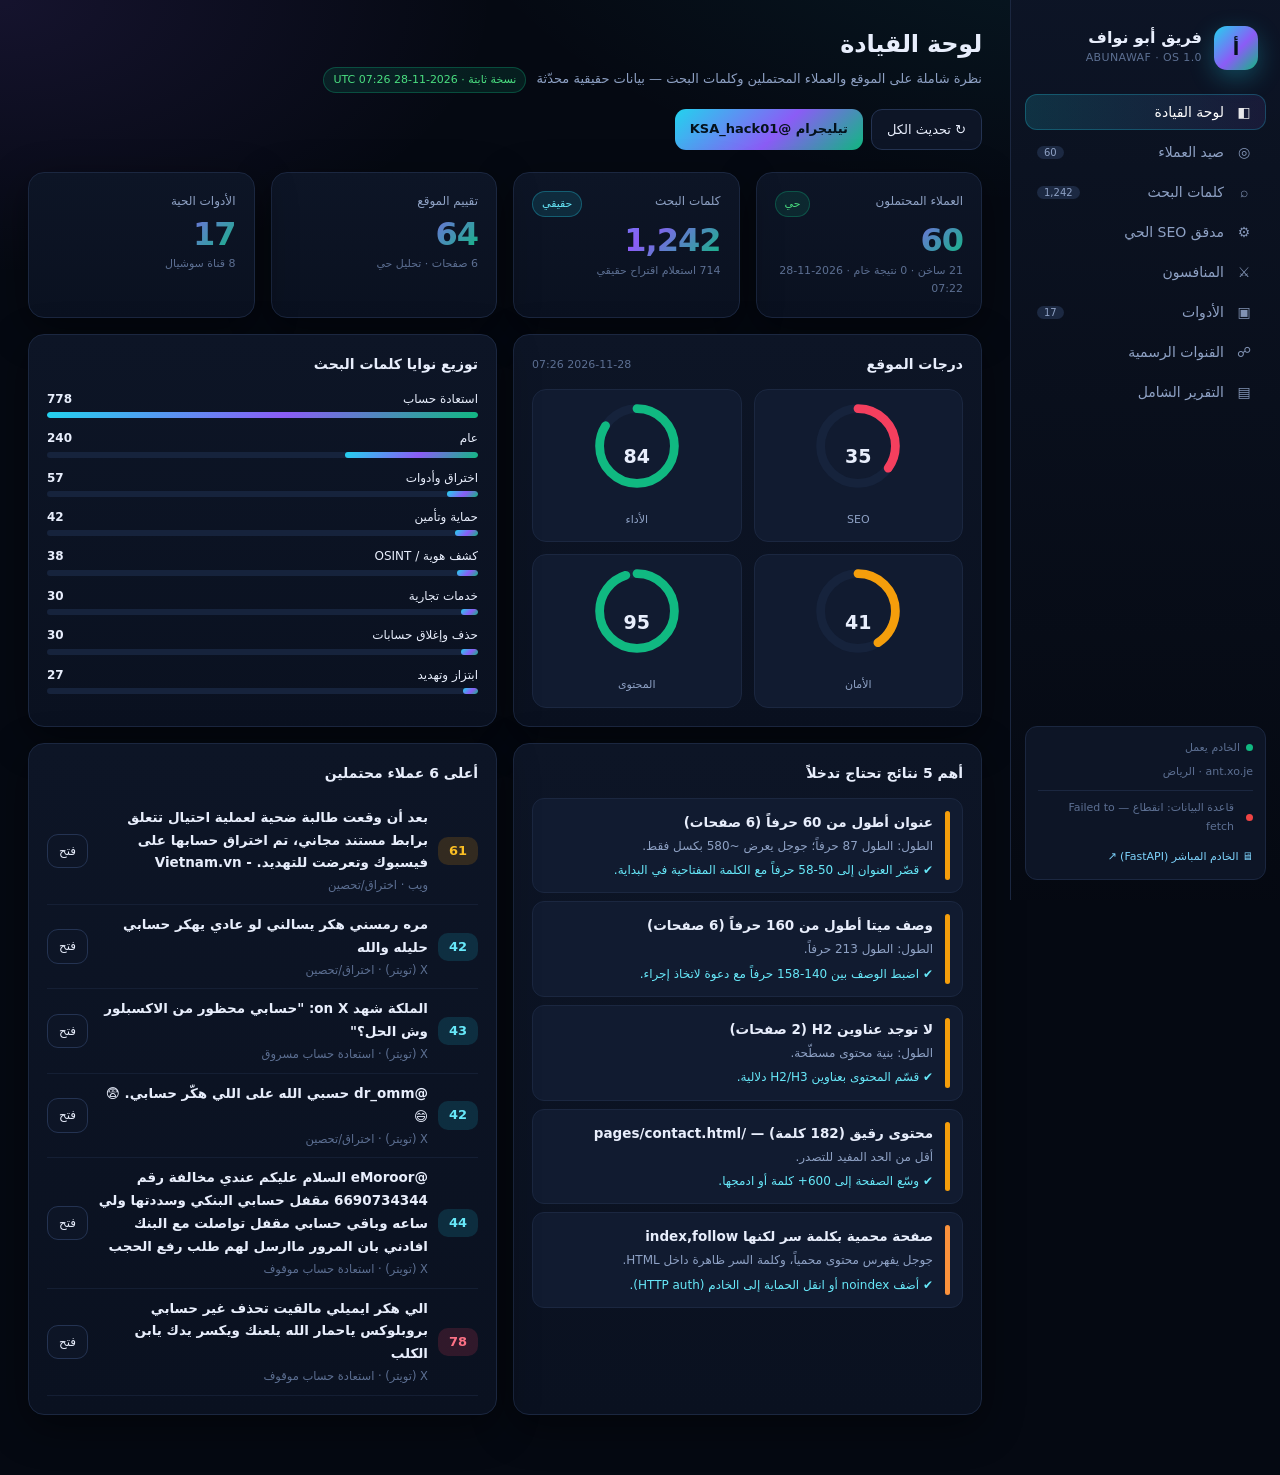
<file: index.html>
<!DOCTYPE html>
<html lang="ar" dir="rtl">
<head>
<meta charset="utf-8">
<meta name="viewport" content="width=device-width,initial-scale=1">
<title>منصة فريق أبو نواف — مركز العمليات الرقمي</title>
<meta name="description" content="منصة داخلية لفريق أبو نواف: صيد العملاء المحتملين، ذكاء كلمات البحث، مدقق SEO حي، وسجل الأدوات.">
<link rel="stylesheet" href="app.css">
<link rel="icon" href="data:image/svg+xml,<svg xmlns='http://www.w3.org/2000/svg' viewBox='0 0 100 100'><rect width='100' height='100' rx='22' fill='%2322d3ee'/><text y='68' x='50' font-size='54' text-anchor='middle' font-family='sans-serif' font-weight='900'>أ</text></svg>">
</head>
<body>
<div class="app">
  <aside>
    <div class="brand">
      <div class="mark">أ</div>
      <div><b>فريق أبو نواف</b><span>ABUNAWAF · OS 1.0</span></div>
    </div>
    <nav class="nav" id="nav">
      <button data-view="dash" class="active"><span class="ico">◧</span> لوحة القيادة</button>
      <button data-view="leads"><span class="ico">◎</span> صيد العملاء <span class="badge" id="navLeads">—</span></button>
      <button data-view="keywords"><span class="ico">⌕</span> كلمات البحث <span class="badge" id="navKw">—</span></button>
      <button data-view="seo"><span class="ico">⚙</span> مدقق SEO الحي</button>
      <button data-view="competitors"><span class="ico">⚔</span> المنافسون</button>
      <button data-view="tools"><span class="ico">▣</span> الأدوات <span class="badge" id="navTools">—</span></button>
      <button data-view="social"><span class="ico">☍</span> القنوات الرسمية</button>
      <button data-view="report"><span class="ico">▤</span> التقرير الشامل</button>
    </nav>
    <div class="aside-foot">
      <div><span class="dot"></span><span id="healthTxt">جارٍ الفحص…</span></div>
      <div style="margin-top:6px">ant.xo.je · الرياض</div>
      <div style="margin-top:8px;padding-top:8px;border-top:1px solid var(--line)">
        <div style="display:flex;align-items:center;gap:6px"><span class="dot" id="dbDot"></span><span id="dbTxt">قاعدة البيانات: جارٍ الاتصال…</span></div>
        <div id="dbMeta" style="margin-top:4px;opacity:.75;font-size:11px"></div>
        <a href="https://abunawaf-os.vercel.app/" target="_blank" rel="noopener"
           style="display:inline-block;margin-top:8px;font-size:11px;color:#7dd3fc;text-decoration:none">🖥 الخادم المباشر (FastAPI) ↗</a>
      </div>
    </div>
  </aside>

  <main>
    <header class="top">
      <div>
        <h1 id="viewTitle">لوحة القيادة</h1>
        <p id="viewSub">نظرة شاملة على الموقع والعملاء المحتملين وكلمات البحث — بيانات حقيقية محدّثة</p>
      </div>
      <div class="top-actions">
        <button class="btn" onclick="refreshAll()">↻ تحديث الكل</button>
        <a class="btn primary" href="https://t.me/KSA_hack01" target="_blank" rel="noopener">تيليجرام @KSA_hack01</a>
      </div>
    </header>

    <!-- ══════════ DASHBOARD ══════════ -->
    <section class="view active" id="v-dash">
      <div class="grid g4" style="margin-bottom:16px">
        <div class="card kpi"><div class="label">العملاء المحتملون <span class="chip ok">حي</span></div>
          <div class="val" id="kLeads">—</div><div class="foot" id="kLeadsFoot">—</div></div>
        <div class="card kpi"><div class="label">كلمات البحث <span class="chip cy">حقيقي</span></div>
          <div class="val" id="kKw">—</div><div class="foot" id="kKwFoot">—</div></div>
        <div class="card kpi"><div class="label">تقييم الموقع</div>
          <div class="val" id="kScore">—</div><div class="foot" id="kScoreFoot">—</div></div>
        <div class="card kpi"><div class="label">الأدوات الحية</div>
          <div class="val" id="kTools">—</div><div class="foot" id="kToolsFoot">—</div></div>
      </div>

      <div class="grid g2" style="margin-bottom:16px">
        <div class="card">
          <h3>درجات الموقع <span class="sub" id="auditAt">—</span></h3>
          <div class="gauges" id="gauges"><div class="empty">جارٍ زحف ant.xo.je…</div></div>
        </div>
        <div class="card">
          <h3>توزيع نوايا كلمات البحث</h3>
          <div id="intentBars"><div class="empty">جارٍ التحميل…</div></div>
        </div>
      </div>

      <div class="grid g2">
        <div class="card">
          <h3>أهم 5 نتائج تحتاج تدخلاً</h3>
          <div id="topIssues"><div class="empty">جارٍ التحليل…</div></div>
        </div>
        <div class="card">
          <h3>أعلى 6 عملاء محتملين</h3>
          <div id="topLeads"><div class="empty">جارٍ التحميل…</div></div>
        </div>
      </div>
    </section>

    <!-- ══════════ LEADS ══════════ -->
    <section class="view" id="v-leads">
      <div class="card" style="margin-bottom:16px">
        <h3>محرك الصيد <span class="sub">يقرأ نتائج بحث حقيقية ويرشّح من يطلب الخدمة فعلياً</span></h3>
        <div class="filters">
          <input type="search" id="leadQ" placeholder="ابحث في العناوين والروابط…" style="flex:1;min-width:200px">
          <select id="leadTier"><option value="">كل الأولويات</option><option>ساخن</option><option>دافئ</option><option>مراقبة</option></select>
          <select id="leadPlatform"><option value="">كل المنصات</option></select>
          <select id="leadService"><option value="">كل الخدمات</option></select>
          <select id="leadWindow" title="النافذة الزمنية">
            <option value="">كل الأوقات</option>
            <option value="24">آخر 24 ساعة</option>
            <option value="48">آخر 48 ساعة</option>
            <option value="72">آخر 72 ساعة</option>
            <option value="168" selected>آخر 7 أيام (الأعلى إنتاجاً)</option>
            <option value="720">آخر 30 يوماً</option>
          </select>
          <select id="leadFocus" title="التركيز على منصة">
            <option value="">كل المنصات</option>
            <option value="x">𝕏 X فقط</option>
          </select>
          <select id="leadStatusF"><option value="">كل الحالات</option><option>جديد</option><option>تم التواصل</option><option>قيد المتابعة</option><option>تمت الخدمة</option><option>مرفوض</option></select>
          <label style="font-size:12px;color:var(--muted);display:flex;align-items:center;gap:6px"
                 title="منشورات بلا تاريخ معروف (حسابات X، بعض المنتديات)">
            <input type="checkbox" id="leadUndated"> بلا تاريخ
          </label>
          <label style="font-size:12px;color:var(--muted);display:flex;align-items:center;gap:6px">
            <input type="checkbox" id="leadRaw"> النتائج الخام
          </label>
          <button class="btn primary" onclick="runHarvest()" id="harvestBtn">⚡ صيد جديد</button>
        </div>
        <div class="filters" style="margin:0 0 4px;padding-top:10px;border-top:1px solid var(--line)">
          <input type="url" id="readUrl" placeholder="افحص أي رابط عميل: https://x.com/… أو رابط منشور/موضوع" style="flex:1;min-width:260px">
          <button class="btn" onclick="readUrl()">⌕ اقرأ وقيّم</button>
        </div>
        <div id="readOut" style="display:none;margin-top:10px;padding:12px;border-radius:12px;background:var(--panel2);border:1px solid var(--line)"></div>
        <div class="filters" style="margin:0">
          <a class="btn sm" href="/api/leads/export.csv">⤓ تصدير CSV</a>
          <button class="btn sm" onclick="openLeadModal()">+ إضافة عميل يدوياً</button>
          <span class="chip" id="leadCount">—</span>
          <span class="chip ok" id="leadMeta">—</span>
          <span class="chip cy" id="leadWindowChip">—</span>
          <span class="chip" id="leadXCount">—</span>
          <span class="hint" id="harvestStatus"></span>
        </div>
      </div>
      <div class="tbl-wrap">
        <table>
          <thead><tr>
            <th>الأولوية</th><th>الدرجة</th><th>العميل / المنشور</th><th>المنصة</th>
            <th>الخدمة</th><th>العمر</th><th>الإشارات</th><th>الحالة</th><th>الرابط المباشر</th>
          </tr></thead>
          <tbody id="leadRows"><tr><td colspan="9"><div class="empty">جارٍ التحميل…</div></td></tr></tbody>
        </table>
      </div>
      <div class="card" id="xReadyCard" style="margin-top:16px;border-color:rgba(56,189,248,.35)">
        <div style="display:flex;justify-content:space-between;align-items:center;flex-wrap:wrap;gap:8px">
          <h3 style="margin:0">𝕏 بحث X الجاهز <span class="chip cy" id="xReadyCount">—</span></h3>
          <div style="display:flex;gap:6px;align-items:center;font-size:12px;color:var(--muted)">
            <span>النافذة:</span><b id="xReadyWin">48 ساعة</b>
            <button class="btn sm" onclick="copyXLinks()">⧉ نسخ كل الروابط</button>
          </div>
        </div>
        <p class="hint" style="margin:6px 0 10px">⚠️ فهرس Bing/Yahoo يتأخر أياماً قبل أرشفة منشورات X، لذلك النافذة القصيرة (24–48 ساعة) تعطي نتائج أقل. روابط بحث X مبنية على النافذة المختارة (since:) — تفتح بحساب الفريق وتُظهر المنشورات الجديدة فوراً بدل انتظار نسخ محرّكات البحث.</p>
        <div id="xReadyList" style="display:flex;flex-wrap:wrap;gap:6px;max-height:220px;overflow:auto">جارٍ التحميل…</div>
      </div>
      <div class="card" id="candCard" style="margin-top:16px;border-color:rgba(251,191,36,.35)">
        <div style="display:flex;justify-content:space-between;align-items:center;flex-wrap:wrap;gap:8px">
          <h3 style="margin:0">🧪 مرشحون آليون (تحت الفرز) <span class="chip cy" id="candCount">—</span></h3>
          <div style="display:flex;gap:6px;align-items:center;font-size:12px;color:var(--muted)">
            <span>ضمن النافذة المختارة فقط</span>
            <button class="btn sm" onclick="loadCandidates()">↻ تحديث</button>
          </div>
        </div>
        <p class="hint" style="margin:6px 0 10px">منشورات X حقيقية بعمر محسوب التقطها المحرك ولم تبلغ عتبة التحقق. راجعها يدوياً — كل صف فيه زر «فتح» و«كعميل».</p>
        <div id="candList" style="max-height:320px;overflow:auto"><span class="empty">جارٍ التحميل…</span></div>
      </div>
      <div class="card" style="margin-top:16px">
        <h3>حالة مصادر الصيد</h3>
        <div class="tbl-wrap"><table><thead><tr><th>الاستعلام</th><th>الاستعلام الفعلي</th><th>الحالة</th><th>النتائج</th></tr></thead>
        <tbody id="leadSources"><tr><td colspan="4"><div class="empty">—</div></td></tr></tbody></table></div>
      </div>
    </section>

    <!-- ══════════ KEYWORDS ══════════ -->
    <section class="view" id="v-keywords">
      <div class="grid g4" style="margin-bottom:16px">
        <div class="card kpi"><div class="label">إجمالي الكلمات</div><div class="val" id="kwTotal">—</div><div class="foot">مجمّعة من اقتراحات محركات البحث</div></div>
        <div class="card kpi"><div class="label">استعلامات فعلية</div><div class="val" id="kwQueries">—</div><div class="foot">Google + Bing Suggest</div></div>
        <div class="card kpi"><div class="label">ذات نية شراء ≥ 80</div><div class="val" id="kwBuyers">—</div><div class="foot">جاهزة للاستهداف المباشر</div></div>
        <div class="card kpi"><div class="label">الأكثر رواجاً</div><div class="val" id="kwTrend">—</div><div class="foot">أعلى درجة رواج</div></div>
      </div>

      <div class="grid g2" style="margin-bottom:16px">
        <div class="card">
          <h3>توسيع حي لأي كلمة <span class="sub">يستدعي Google + Bing مباشرة</span></h3>
          <div class="filters" style="margin:0">
            <input type="text" id="expSeed" placeholder="مثال: استرجاع حساب" style="flex:1">
            <button class="btn primary" onclick="expandKw()">وسّع</button>
          </div>
          <div id="expOut" style="margin-top:10px"></div>
        </div>
        <div class="card">
          <h3>المجموعات الدلالية <span class="sub">TF-IDF + KMeans</span></h3>
          <div id="clusters"><div class="empty">جارٍ التجميع…</div></div>
        </div>
      </div>

      <div class="card">
        <h3>جدول الكلمات <span class="sub">مرتبة بالفرصة = نية الشراء + سهولة المنافسة</span></h3>
        <div class="filters">
          <input type="search" id="kwQ" placeholder="ابحث…" style="min-width:180px">
          <select id="kwIntent"><option value="">كل النوايا</option></select>
          <select id="kwSort">
            <option value="opportunity">الفرصة</option>
            <option value="popularity">الرواج</option>
            <option value="buyer_intent">نية الشراء</option>
            <option value="difficulty">الصعوبة (الأقل أولاً)</option>
          </select>
          <a class="btn sm" href="/api/keywords/export.csv">⤓ تصدير CSV</a>
          <span class="chip" id="kwCount">—</span>
        </div>
        <div class="tbl-wrap" style="max-height:620px">
          <table><thead><tr>
            <th>الكلمة</th><th>النية</th><th>الرواج</th><th>الصعوبة</th><th>نية الشراء</th><th>الفرصة</th><th>المصدر</th><th>استخدام</th>
          </tr></thead><tbody id="kwRows"><tr><td colspan="8"><div class="empty">جارٍ التحميل…</div></td></tr></tbody></table>
        </div>
      </div>
    </section>

    <!-- ══════════ SEO ══════════ -->
    <section class="view" id="v-seo">
      <div class="card" style="margin-bottom:16px">
        <h3>زحف حي لـ ant.xo.je <span class="sub" id="seoAt">—</span></h3>
        <div class="filters" style="margin:0">
          <button class="btn primary" onclick="loadAudit(true)" id="auditBtn">⟳ إعادة الزحف الآن</button>
          <span class="chip" id="seoServer">—</span>
          <span class="chip" id="seoChallenge">—</span>
          <span class="chip" id="seoTtfb">—</span>
        </div>
        <div class="hint">الزاحف يحل تحدي الكوكي <span class="kbd">__test</span> الخاص بالاستضافة قبل قراءة الصفحات — لذلك النتائج مطابقة لما يراه جوجل بعد تنفيذ JS.</div>
      </div>

      <div class="grid g2" style="margin-bottom:16px">
        <div class="card"><h3>الدرجات</h3><div class="gauges" id="gauges2"></div></div>
        <div class="card"><h3>ملخص الفحص</h3><div id="seoChecks"></div></div>
      </div>

      <div class="card" style="margin-bottom:16px">
        <h3>المشكلات مرتبة بالخطورة</h3>
        <div id="issueList"><div class="empty">جارٍ التحليل…</div></div>
      </div>

      <div class="card" style="margin-bottom:16px">
        <h3>جدول الصفحات</h3>
        <div class="tbl-wrap"><table><thead><tr>
          <th>الصفحة</th><th>الحالة</th><th>عنوان (حرف)</th><th>وصف (حرف)</th><th>H2</th><th>كلمات</th><th>صور بلا alt</th><th>JSON-LD</th><th>زمن</th>
        </tr></thead><tbody id="pageRows"></tbody></table></div>
      </div>

      <div class="grid g2">
        <div class="card"><h3>عناوين وأوصاف مقترحة</h3><div class="tbl-wrap"><table><thead><tr><th>الصفحة</th><th>العنوان المقترح</th><th>الوصف</th></tr></thead><tbody id="fixRows"></tbody></table></div></div>
        <div class="card"><h3>صفحات جديدة مقترحة</h3><div id="newPages"></div></div>
      </div>
      <div class="card" style="margin-top:16px">
        <h3>مكاسب سريعة</h3><div id="quickWins"></div>
        <h3 style="margin-top:16px">Schema جاهز للنسخ</h3>
        <pre id="schemaBox"></pre>
        <button class="btn sm" style="margin-top:8px" onclick="copyEl('schemaBox')">⧉ نسخ</button>
      </div>
    </section>

    <!-- ══════════ COMPETITORS ══════════ -->
    <section class="view" id="v-competitors">
      <div class="card" style="margin-bottom:16px">
        <h3>خريطة المنافسين <span class="sub">مستخرجة من بحث ويب مباشر</span></h3>
        <div id="compList"><div class="empty">جارٍ التحميل…</div></div>
      </div>
      <div class="card"><h3>الثغرات التي يمكن استغلالها</h3><div id="compGaps"></div></div>
    </section>

    <!-- ══════════ TOOLS ══════════ -->
    <section class="view" id="v-tools">
      <div class="card" style="margin-bottom:16px">
        <h3>أدوات الفريق <span class="sub" id="toolsMeta">—</span></h3>
        <div class="filters" style="margin:0">
          <button class="btn primary" onclick="loadTools(true)">⟳ فحص صحة الأدوات</button>
          <span class="chip" id="toolsAlive">—</span>
        </div>
      </div>
      <div class="grid g2" id="toolCards" style="margin-bottom:16px"></div>
      <div class="grid g2">
        <div class="card"><h3>الأدوات المفعّلة داخل هذه المنصة</h3><div id="activated"></div></div>
        <div class="card"><h3>كتالوج الملفات السبعة</h3><div id="catalog"></div></div>
      </div>
    </section>

    <!-- ══════════ SOCIAL ══════════ -->
    <section class="view" id="v-social">
      <div class="card" style="margin-bottom:16px">
        <h3>فحص القنوات الرسمية (حي)</h3>
        <div class="tbl-wrap"><table><thead><tr><th>المنصة</th><th>المعرّف</th><th>الدور</th><th>HTTP</th><th>ملاحظة</th><th>فتح</th></tr></thead><tbody id="socialRows"></tbody></table></div>
      </div>
      <div class="grid g2">
        <div class="card"><h3>ملف GitHub</h3><div id="ghBox"></div></div>
        <div class="card"><h3>فجوات التغطية</h3><div id="socialGaps"></div></div>
      </div>
    </section>

    <!-- ══════════ REPORT ══════════ -->
    <section class="view" id="v-report">
      <div class="card">
        <h3>التقرير الشامل <span class="sub">مولّد من نتائج الزحف الحقيقية</span></h3>
        <div class="filters" style="margin-bottom:12px">
          <button class="btn sm" onclick="loadReport(true)">⟳ تحديث</button>
          <a class="btn sm" href="/api/report" download="تقرير_ابونواف_الشامل.md">⤓ تنزيل Markdown</a>
        </div>
        <div class="md" id="reportBox"><div class="empty">جارٍ التحميل…</div></div>
      </div>
    </section>
  </main>
</div>

<!-- modal -->
<div class="modal" id="leadModal">
  <div class="box">
    <h3>إضافة عميل محتمل</h3>
    <div class="field"><label>الاسم / العنوان</label><input type="text" id="mName" placeholder="مثال: صاحب حساب يطلب استرجاع"></div>
    <div class="field"><label>الرابط المباشر *</label><input type="url" id="mUrl" placeholder="https://x.com/…"></div>
    <div class="field"><label>المنصة</label>
      <select id="mPlatform"><option>X (تويتر)</option><option>Instagram</option><option>TikTok</option><option>Snapchat</option><option>Telegram</option><option>Reddit</option><option>حراج</option><option>أخرى</option></select></div>
    <div class="field"><label>الخدمة</label>
      <select id="mService"><option>استعادة حساب مسروق</option><option>استعادة حساب موقوف</option><option>مكافحة ابتزاز</option><option>كشف هوية OSINT</option><option>إغلاق حسابات منتحلة</option><option>فحص أمني للجهاز</option><option>حماية وتأمين</option></select></div>
    <div class="field"><label>الدرجة (0-99)</label><input type="text" id="mScore" value="75"></div>
    <div class="field"><label>ملاحظة</label><textarea id="mNote" rows="3" placeholder="سياق الطلب…"></textarea></div>
    <div style="display:flex;gap:8px;margin-top:14px">
      <button class="btn primary" onclick="saveLead()">حفظ</button>
      <button class="btn" onclick="document.getElementById('leadModal').classList.remove('open')">إلغاء</button>
    </div>
  </div>
</div>

<div class="toast" id="toast"></div>
<script>window.STATIC_MODE=true;window.BUILD_STAMP="2026-11-28 07:26 UTC";window.ACTIONS_URL="https://github.com/abunoafceh8-commits/abunawaf-os/actions";</script>
<script src="static-api.js"></script>
<script src="app.js"></script>
  <!-- درج تفاصيل العميل/الملاحظات -->
  <div id="drawer" style="position:fixed;inset:0;background:rgba(4,8,16,.66);backdrop-filter:blur(3px);display:none;z-index:70">
    <div style="position:absolute;top:0;left:0;height:100%;width:min(520px,94vw);background:var(--panel,#0d1524);border-left:1px solid var(--line,#1b2740);padding:18px;overflow:auto">
      <div style="display:flex;justify-content:space-between;align-items:center;margin-bottom:12px">
        <h3 style="margin:0;font-size:16px">تفاصيل العميل</h3>
        <button class="btn sm" onclick="closeDrawer()">✕ إغلاق</button>
      </div>
      <div id="drawerBody"></div>
    </div>
  </div>
</body>
</html>
</file>
<file: app.css>
:root{
  --bg:#050912; --bg2:#0a1120; --panel:#0d1526; --panel2:#111b30;
  --line:#1b2740; --line2:#243352;
  --txt:#e8eefc; --muted:#8ea1c4; --dim:#5c6f92;
  --cyan:#22d3ee; --violet:#8b5cf6; --emerald:#10b981; --amber:#f59e0b; --rose:#f43f5e;
  --grad:linear-gradient(135deg,#22d3ee,#8b5cf6 55%,#10b981);
  --shadow:0 12px 40px rgba(0,0,0,.45);
  --r:16px;
}
*{box-sizing:border-box;margin:0;padding:0}
html,body{min-height:100%}
body{
  background:
    radial-gradient(1200px 600px at 90% -10%,rgba(34,211,238,.10),transparent 60%),
    radial-gradient(900px 500px at 0% 0%,rgba(139,92,246,.12),transparent 55%),
    var(--bg);
  color:var(--txt);
  font-family:"Tajawal","Segoe UI","Noto Kufi Arabic",Tahoma,system-ui,-apple-system,sans-serif;
  font-size:15px; line-height:1.7; -webkit-font-smoothing:antialiased;
}
a{color:var(--cyan);text-decoration:none}
a:hover{text-decoration:underline}
button{font-family:inherit}
::-webkit-scrollbar{width:10px;height:10px}
::-webkit-scrollbar-track{background:#070d18}
::-webkit-scrollbar-thumb{background:#1e2c47;border-radius:8px}
::-webkit-scrollbar-thumb:hover{background:#2b3f63}

/* ── layout ── */
.app{display:grid;grid-template-columns:270px 1fr;min-height:100vh}
aside{
  position:sticky;top:0;height:100vh;padding:20px 14px;display:flex;flex-direction:column;gap:6px;
  background:linear-gradient(180deg,rgba(13,21,38,.96),rgba(5,9,18,.96));
  border-left:1px solid var(--line);
}
.brand{display:flex;gap:12px;align-items:center;padding:6px 8px 18px}
.brand .mark{
  width:44px;height:44px;border-radius:13px;background:var(--grad);display:grid;place-items:center;
  font-weight:900;font-size:19px;color:#04121c;box-shadow:0 8px 24px rgba(34,211,238,.28);flex:none
}
.brand b{display:block;font-size:16px;line-height:1.3}
.brand span{display:block;font-size:11px;color:var(--dim);letter-spacing:.4px}
.nav{display:flex;flex-direction:column;gap:4px;overflow:auto}
.nav button{
  display:flex;align-items:center;gap:10px;width:100%;padding:10px 12px;border:0;border-radius:12px;
  background:transparent;color:var(--muted);font-size:14px;text-align:right;cursor:pointer;transition:.18s
}
.nav button:hover{background:var(--panel2);color:var(--txt)}
.nav button.active{background:linear-gradient(90deg,rgba(34,211,238,.16),rgba(139,92,246,.10));color:#fff;
  box-shadow:inset 0 0 0 1px rgba(34,211,238,.25)}
.nav button .ico{width:20px;display:grid;place-items:center;opacity:.9}
.nav .badge{margin-inline-start:auto;font-size:10px;padding:1px 7px;border-radius:20px;background:#1c2942;color:var(--muted)}
.aside-foot{margin-top:auto;padding:12px;border-radius:12px;background:var(--panel);border:1px solid var(--line);font-size:11px;color:var(--dim)}
.aside-foot .dot{display:inline-block;width:7px;height:7px;border-radius:50%;background:var(--emerald);margin-inline-end:6px}

main{padding:24px 28px 60px;max-width:1500px}
header.top{display:flex;align-items:flex-start;justify-content:space-between;gap:16px;margin-bottom:22px;flex-wrap:wrap}
header.top h1{font-size:24px;font-weight:800;letter-spacing:-.2px}
header.top p{color:var(--muted);font-size:13px;margin-top:2px}
.top-actions{display:flex;gap:8px;flex-wrap:wrap}
.btn{
  display:inline-flex;align-items:center;gap:7px;padding:9px 15px;border-radius:11px;border:1px solid var(--line2);
  background:var(--panel);color:var(--txt);font-size:13px;cursor:pointer;transition:.18s;white-space:nowrap
}
.btn:hover{border-color:#34507c;transform:translateY(-1px)}
.btn.primary{background:var(--grad);color:#04121c;border:0;font-weight:800}
.btn.ghost{background:transparent}
.btn.sm{padding:6px 11px;font-size:12px}
.btn:disabled{opacity:.5;cursor:progress;transform:none}

/* ── cards ── */
.grid{display:grid;gap:16px}
.g4{grid-template-columns:repeat(4,1fr)}
.g3{grid-template-columns:repeat(3,1fr)}
.g2{grid-template-columns:repeat(2,1fr)}
.card{background:linear-gradient(180deg,var(--panel),var(--bg2));border:1px solid var(--line);border-radius:var(--r);padding:18px;box-shadow:var(--shadow)}
.card h3{font-size:14px;font-weight:700;display:flex;align-items:center;gap:8px;margin-bottom:12px}
.card h3 .sub{font-weight:400;color:var(--dim);font-size:11px;margin-inline-start:auto}
.kpi .label{color:var(--muted);font-size:12px;display:flex;justify-content:space-between}
.kpi .val{font-size:32px;font-weight:900;letter-spacing:-1px;line-height:1.2;margin-top:4px;
  background:var(--grad);-webkit-background-clip:text;background-clip:text;color:transparent}
.kpi .foot{font-size:11px;color:var(--dim);margin-top:2px}
.chip{display:inline-flex;align-items:center;gap:5px;padding:3px 9px;border-radius:20px;font-size:11px;
  background:#16233c;color:var(--muted);border:1px solid var(--line2)}
.chip.ok{background:rgba(16,185,129,.12);color:#4ade80;border-color:rgba(16,185,129,.3)}
.chip.warn{background:rgba(245,158,11,.12);color:#fbbf24;border-color:rgba(245,158,11,.3)}
.chip.bad{background:rgba(244,63,94,.12);color:#fb7185;border-color:rgba(244,63,94,.3)}
.chip.cy{background:rgba(34,211,238,.12);color:#67e8f9;border-color:rgba(34,211,238,.3)}
.chip.vi{background:rgba(139,92,246,.14);color:#c4b5fd;border-color:rgba(139,92,246,.3)}

/* ── tables ── */
.tbl-wrap{overflow:auto;border:1px solid var(--line);border-radius:14px}
table{width:100%;border-collapse:collapse;font-size:13px}
th{position:sticky;top:0;background:#0f1a2d;color:var(--muted);font-weight:700;font-size:11.5px;
  text-align:right;padding:10px 12px;border-bottom:1px solid var(--line);white-space:nowrap;z-index:2}
td{padding:10px 12px;border-bottom:1px solid rgba(27,39,64,.6);vertical-align:middle}
tbody tr:hover{background:rgba(34,211,238,.04)}
tr:last-child td{border-bottom:0}
.num{font-variant-numeric:tabular-nums;font-weight:700}
.mono{font-family:ui-monospace,SFMono-Regular,Menlo,monospace;font-size:11.5px;direction:ltr;text-align:left}

/* bars */
.bar{height:6px;border-radius:6px;background:#16233c;overflow:hidden;min-width:64px}
.bar i{display:block;height:100%;border-radius:6px;background:var(--grad)}
.bar.b2 i{background:linear-gradient(90deg,#f59e0b,#f43f5e)}
.bar.b3 i{background:linear-gradient(90deg,#10b981,#22d3ee)}

/* gauges */
.gauges{display:grid;grid-template-columns:repeat(2,1fr);gap:12px}
.gauge{text-align:center;padding:12px;border-radius:14px;background:var(--panel2);border:1px solid var(--line)}
.gauge svg{width:88px;height:88px;transform:rotate(-90deg)}
.gauge .g-val{font-size:19px;font-weight:900;margin-top:-58px;position:relative}
.gauge .g-lab{font-size:11px;color:var(--muted);margin-top:38px}

/* filters */
.filters{display:flex;gap:8px;flex-wrap:wrap;align-items:center;margin-bottom:14px}
input[type=text],input[type=search],select,input[type=url],textarea{
  background:#0a1322;border:1px solid var(--line2);color:var(--txt);border-radius:10px;padding:9px 12px;font-size:13px;
  font-family:inherit;outline:none;transition:.16s
}
input:focus,select:focus,textarea:focus{border-color:var(--cyan);box-shadow:0 0 0 3px rgba(34,211,238,.12)}
select{cursor:pointer}

/* lead row */
.lead-title{font-weight:700;font-size:13.5px;display:block;margin-bottom:2px}
.lead-snip{color:var(--dim);font-size:11.5px;display:block;max-width:520px;overflow:hidden;text-overflow:ellipsis;white-space:nowrap}
.score-pill{display:inline-grid;place-items:center;min-width:40px;padding:3px 8px;border-radius:10px;font-weight:900;font-size:13px}
.s-hot{background:rgba(244,63,94,.16);color:#fb7185}
.s-warm{background:rgba(245,158,11,.16);color:#fbbf24}
.s-watch{background:rgba(34,211,238,.14);color:#67e8f9}
.sig{display:inline-block;background:#16233c;color:#9fb4d6;border-radius:6px;padding:1px 6px;font-size:10.5px;margin:1px 2px}

/* section reveal */
.view{display:none;animation:fade .25s ease}
.view.active{display:block}
@keyframes fade{from{opacity:0;transform:translateY(6px)}to{opacity:1;transform:none}}

/* issues */
.issue{display:flex;gap:12px;padding:12px;border-radius:12px;background:var(--panel2);border:1px solid var(--line);margin-bottom:8px}
.issue .sev{width:5px;border-radius:6px;flex:none}
.sev.critical{background:var(--rose)}.sev.high{background:#fb923c}.sev.medium{background:var(--amber)}
.sev.low{background:#64748b}.sev.info{background:var(--emerald)}
.issue h4{font-size:13.5px;margin-bottom:2px}
.issue p{font-size:12px;color:var(--muted)}
.issue .fix{font-size:12px;color:#67e8f9;margin-top:4px}

/* tools */
.tool{display:flex;gap:12px;align-items:center;padding:13px;border-radius:13px;background:var(--panel2);border:1px solid var(--line);transition:.16s}
.tool:hover{border-color:#34507c;transform:translateY(-2px)}
.tool .logo{width:38px;height:38px;border-radius:11px;background:var(--grad);display:grid;place-items:center;font-weight:900;color:#04121c;flex:none}
.tool b{font-size:13px;display:block}
.tool small{color:var(--dim);font-size:11px;display:block}
.tool .meta{margin-inline-start:auto;text-align:left;display:flex;flex-direction:column;gap:5px;align-items:flex-end}

/* modal */
.modal{position:fixed;inset:0;background:rgba(3,7,15,.78);backdrop-filter:blur(6px);display:none;place-items:center;z-index:50;padding:20px}
.modal.open{display:grid}
.modal .box{background:var(--panel);border:1px solid var(--line2);border-radius:18px;padding:22px;max-width:620px;width:100%;box-shadow:var(--shadow);max-height:86vh;overflow:auto}
.modal h3{margin-bottom:14px;font-size:16px}
.field{margin-bottom:11px}
.field label{display:block;font-size:12px;color:var(--muted);margin-bottom:4px}
.field input,.field select,.field textarea{width:100%}

/* toast */
.toast{position:fixed;bottom:22px;inset-inline-start:22px;background:#0f1a2d;border:1px solid var(--line2);
  border-inline-start:3px solid var(--cyan);border-radius:12px;padding:12px 16px;font-size:13px;box-shadow:var(--shadow);
  opacity:0;transform:translateY(10px);transition:.25s;pointer-events:none;z-index:60}
.toast.show{opacity:1;transform:none}

pre{background:#070d18;border:1px solid var(--line);border-radius:12px;padding:14px;overflow:auto;font-size:12px;direction:ltr;text-align:left;max-height:340px}
.md h1,.md h2,.md h3{margin:18px 0 8px;line-height:1.4}
.md h1{font-size:21px}.md h2{font-size:17px;color:#a5b4fc}.md h3{font-size:15px;color:#67e8f9}
.md p,.md li{font-size:13.5px;color:#c8d4ea}
.md ul{padding-inline-start:20px;margin:6px 0}
.md table{font-size:12.5px;margin:10px 0}
.md code{background:#101a2c;padding:1px 5px;border-radius:5px;font-size:12px;color:#7dd3fc}
.md hr{border:0;border-top:1px solid var(--line);margin:18px 0}
.md blockquote{border-inline-start:3px solid var(--violet);padding-inline-start:12px;color:var(--muted);margin:10px 0}

.spin{width:14px;height:14px;border:2px solid rgba(255,255,255,.3);border-top-color:#fff;border-radius:50%;
  display:inline-block;animation:sp .7s linear infinite}
@keyframes sp{to{transform:rotate(360deg)}}
.empty{text-align:center;color:var(--dim);padding:36px;font-size:13px}
.hint{font-size:11.5px;color:var(--dim);margin-top:8px}
.kbd{background:#111c2e;border:1px solid var(--line2);border-radius:5px;padding:1px 5px;font-size:11px}

@media(max-width:1100px){
  .app{grid-template-columns:1fr}
  aside{position:static;height:auto;flex-direction:row;flex-wrap:wrap;align-items:center}
  .nav{flex-direction:row;flex-wrap:wrap;width:100%}
  .nav button{width:auto}
  .aside-foot{display:none}
  .g4{grid-template-columns:repeat(2,1fr)}
  .g3,.g2{grid-template-columns:1fr}
  main{padding:18px}
}
</file>
